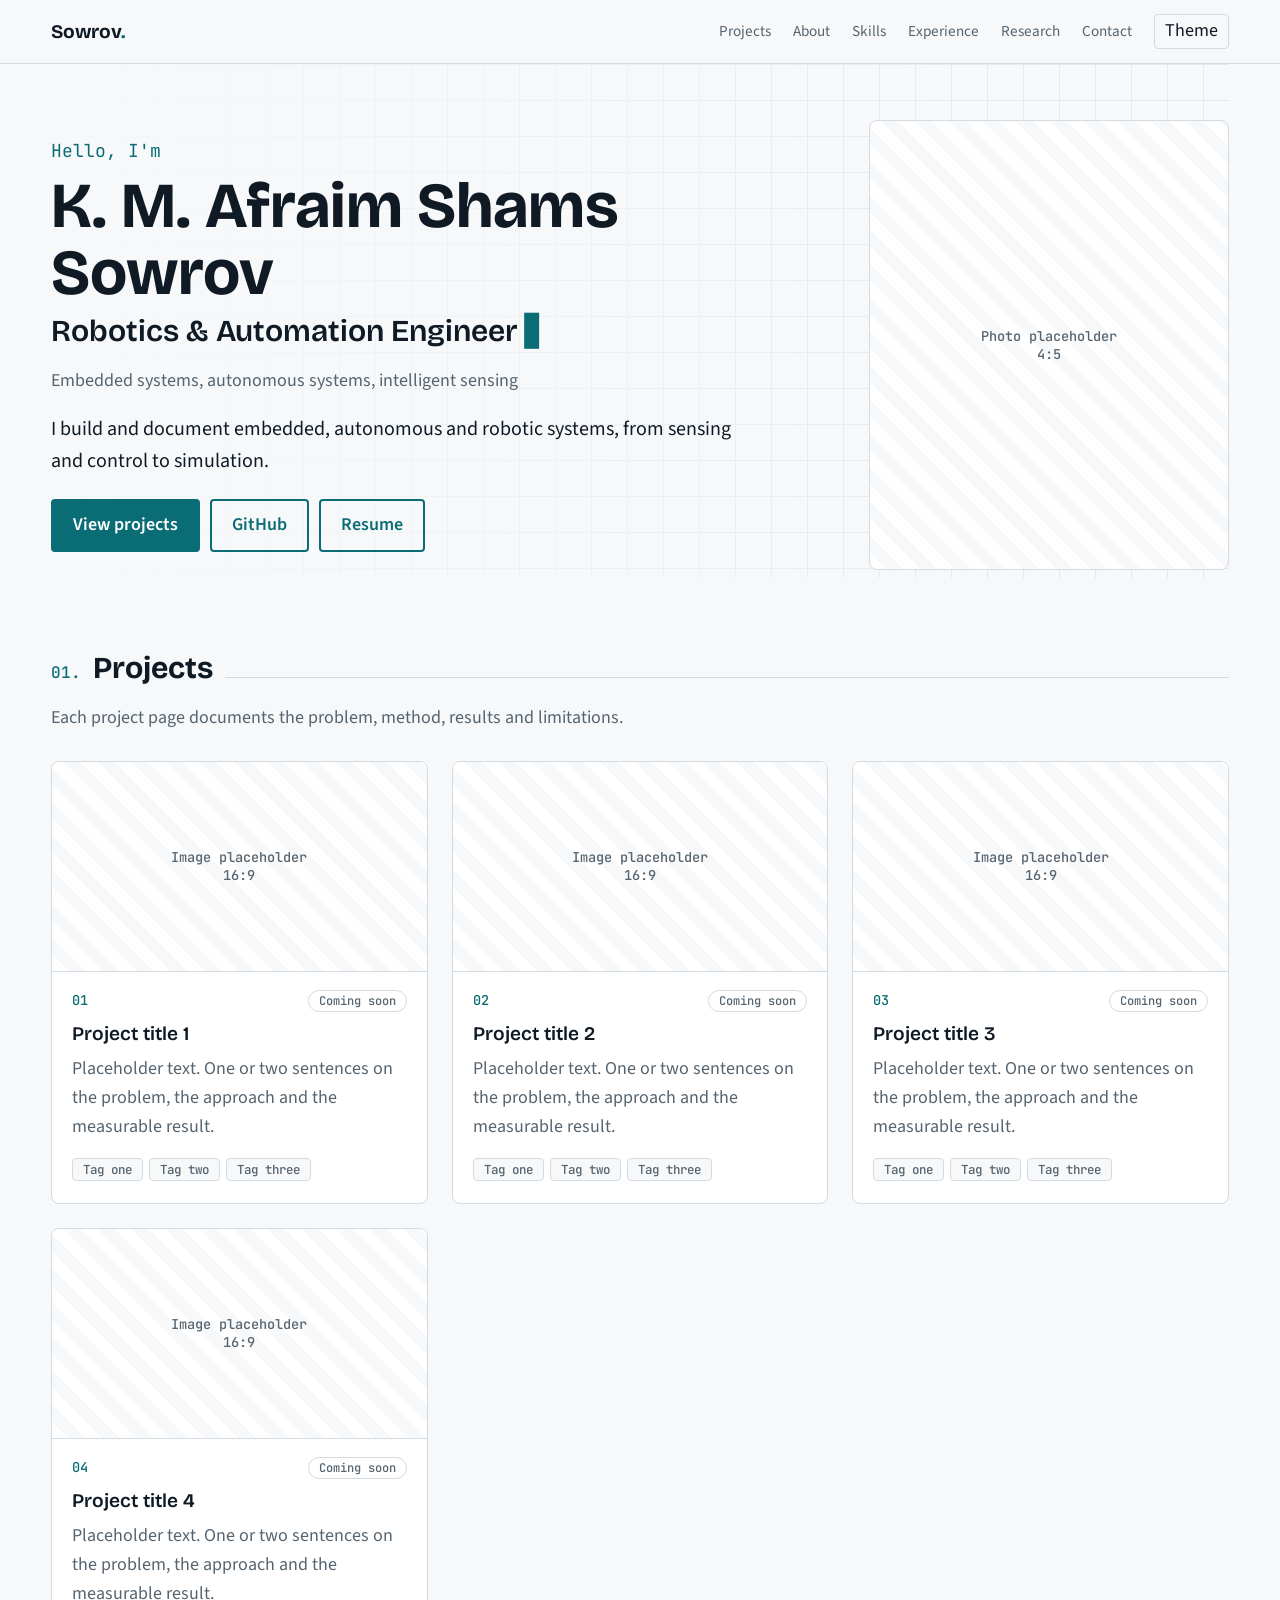
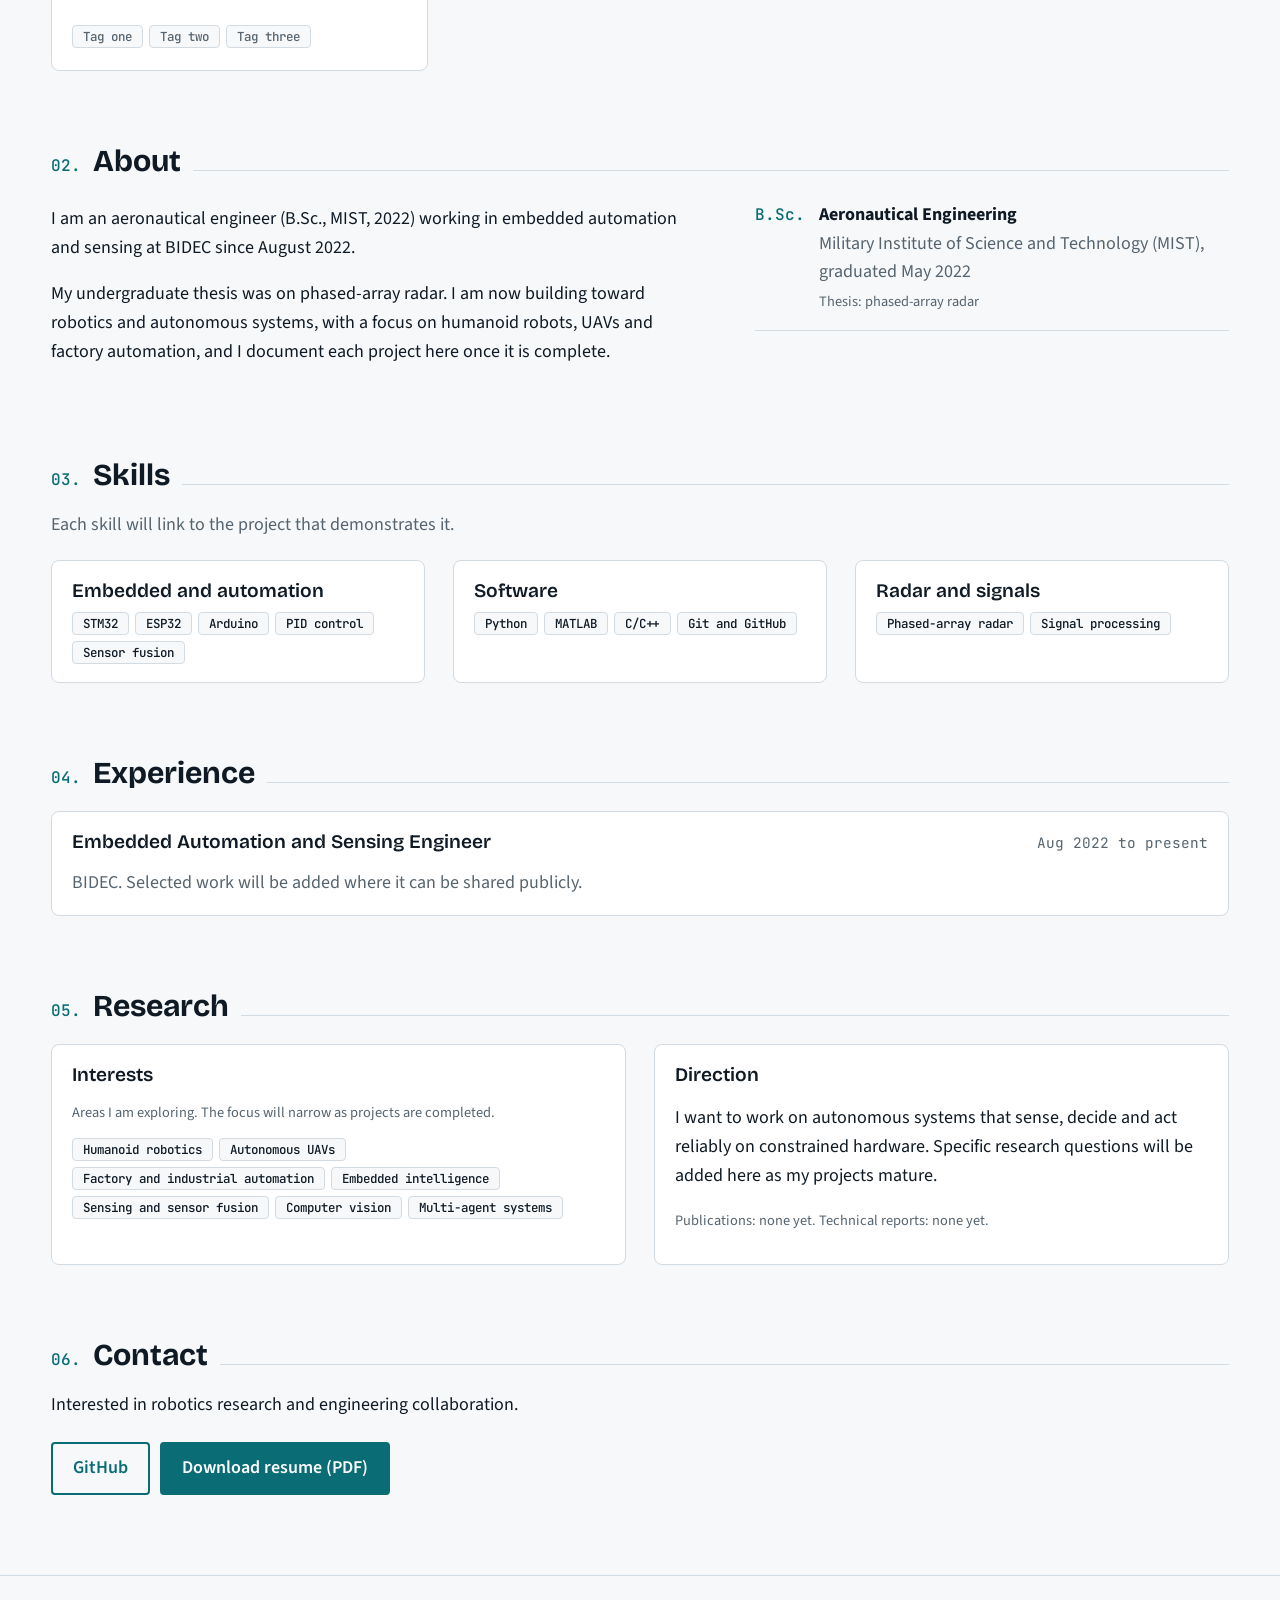
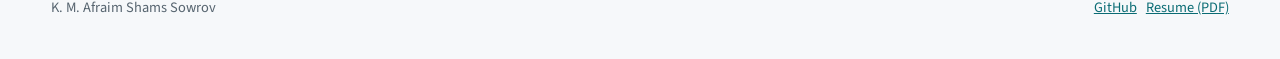
<file: index.html>
<!doctype html>
<html lang="en">
<head>
<meta charset="utf-8">
<meta name="viewport" content="width=device-width, initial-scale=1">
<title>K. M. Afraim Shams Sowrov | Robotics &amp; Automation Engineer</title>
<meta name="description" content="K. M. Afraim Shams Sowrov: robotics and automation engineer. Embedded, autonomous and robotic systems.">
<link rel="preconnect" href="https://fonts.googleapis.com"><link rel="preconnect" href="https://fonts.gstatic.com" crossorigin>
<link rel="stylesheet" href="https://fonts.googleapis.com/css2?family=Bricolage+Grotesque:wght@600;700&family=JetBrains+Mono:wght@500&family=Source+Sans+3:wght@400;600&display=swap">
<link rel="stylesheet" href="assets/style.css">
<script src="assets/theme.js"></script>
</head>
<body>
<header class="top"><div class="wrap"><a class="brand" href="index.html#top">Sowrov<span>.</span></a><nav aria-label="Main"><a href="#projects">Projects</a><a href="#about">About</a><a href="#skills">Skills</a><a href="#experience">Experience</a><a href="#research">Research</a><a href="#contact">Contact</a><button class="theme" type="button" data-toggle-theme aria-pressed="false" aria-label="Toggle dark mode">Theme</button></nav></div></header>
<div class="wrap" id="top">
<div class="hero"><div>
<p class="mono eyebrow">Hello, I'm</p>
<h1>K. M. Afraim Shams Sowrov</h1>
<p class="role">Robotics &amp; Automation Engineer<span class="cursor" aria-hidden="true">&#9611;</span></p>
<p class="muted">Embedded systems, autonomous systems, intelligent sensing</p>
<p class="lead">I build and document embedded, autonomous and robotic systems, from sensing and control to simulation.</p>
<p class="links"><a class="btn" href="#projects">View projects</a><a class="btn ghost" href="https://github.com/AfraimSowrov">GitHub</a><a class="btn ghost" href="assets/cv.pdf">Resume</a></p>
</div>
<!-- Replace with: <img class="portrait" src="assets/photo.jpg" alt="Portrait of K. M. Afraim Shams Sowrov"> -->
<div class="ph portrait" role="img" aria-label="Portrait placeholder">Photo placeholder<br>4:5</div></div>

<section id="projects"><h2><span class="num">01.</span> Projects</h2>
<p class="muted">Each project page documents the problem, method, results and limitations.</p>
<div class="grid">
<a class="card" href="project-1.html">
<!-- Replace the placeholder block with: <img src="assets/projects/project-1.jpg" alt="Describe the image"> -->
<div class="ph">Image placeholder<br>16:9</div>
<div class="card-body"><div class="card-top"><span class="card-num">01</span><span class="badge">Coming soon</span></div>
<h3>Project title 1</h3>
<p>Placeholder text. One or two sentences on the problem, the approach and the measurable result.</p>
<p class="tags"><span>Tag one</span><span>Tag two</span><span>Tag three</span></p></div></a>
<a class="card" href="project-2.html">
<!-- Replace the placeholder block with: <img src="assets/projects/project-2.jpg" alt="Describe the image"> -->
<div class="ph">Image placeholder<br>16:9</div>
<div class="card-body"><div class="card-top"><span class="card-num">02</span><span class="badge">Coming soon</span></div>
<h3>Project title 2</h3>
<p>Placeholder text. One or two sentences on the problem, the approach and the measurable result.</p>
<p class="tags"><span>Tag one</span><span>Tag two</span><span>Tag three</span></p></div></a>
<a class="card" href="project-3.html">
<!-- Replace the placeholder block with: <img src="assets/projects/project-3.jpg" alt="Describe the image"> -->
<div class="ph">Image placeholder<br>16:9</div>
<div class="card-body"><div class="card-top"><span class="card-num">03</span><span class="badge">Coming soon</span></div>
<h3>Project title 3</h3>
<p>Placeholder text. One or two sentences on the problem, the approach and the measurable result.</p>
<p class="tags"><span>Tag one</span><span>Tag two</span><span>Tag three</span></p></div></a>
<a class="card" href="project-4.html">
<!-- Replace the placeholder block with: <img src="assets/projects/project-4.jpg" alt="Describe the image"> -->
<div class="ph">Image placeholder<br>16:9</div>
<div class="card-body"><div class="card-top"><span class="card-num">04</span><span class="badge">Coming soon</span></div>
<h3>Project title 4</h3>
<p>Placeholder text. One or two sentences on the problem, the approach and the measurable result.</p>
<p class="tags"><span>Tag one</span><span>Tag two</span><span>Tag three</span></p></div></a>
</div></section>

<section id="about"><h2><span class="num">02.</span> About</h2>
<div class="cols"><div>
<p>I am an aeronautical engineer (B.Sc., MIST, 2022) working in embedded automation and sensing at BIDEC since August 2022.</p>
<p>My undergraduate thesis was on phased-array radar. I am now building toward robotics and autonomous systems, with a focus on humanoid robots, UAVs and factory automation, and I document each project here once it is complete.</p></div>
<div><div class="edu"><span class="num">B.Sc.</span><div><strong>Aeronautical Engineering</strong><br><span class="muted">Military Institute of Science and Technology (MIST), graduated May 2022</span><br><span class="muted small">Thesis: phased-array radar</span></div></div></div></div></section>

<section id="skills"><h2><span class="num">03.</span> Skills</h2>
<p class="muted">Each skill will link to the project that demonstrates it.</p>
<div class="cols three">
<div class="tile"><h3>Embedded and automation</h3><p class="tags"><span>STM32</span><span>ESP32</span><span>Arduino</span><span>PID control</span><span>Sensor fusion</span></p></div>
<div class="tile"><h3>Software</h3><p class="tags"><span>Python</span><span>MATLAB</span><span>C/C++</span><span>Git and GitHub</span></p></div>
<div class="tile"><h3>Radar and signals</h3><p class="tags"><span>Phased-array radar</span><span>Signal processing</span></p></div>
</div></section>

<section id="experience"><h2><span class="num">04.</span> Experience</h2>
<div class="tile" style="margin-top:20px"><div class="row-head"><h3>Embedded Automation and Sensing Engineer</h3><span class="muted small mono">Aug 2022 to present</span></div>
<p class="muted" style="margin:6px 0 0">BIDEC. Selected work will be added where it can be shared publicly.</p></div></section>

<section id="research"><h2><span class="num">05.</span> Research</h2>
<div class="cols two">
<div class="tile"><h3>Interests</h3><p class="muted small">Areas I am exploring. The focus will narrow as projects are completed.</p><p class="tags"><span>Humanoid robotics</span><span>Autonomous UAVs</span><span>Factory and industrial automation</span><span>Embedded intelligence</span><span>Sensing and sensor fusion</span><span>Computer vision</span><span>Multi-agent systems</span></p></div>
<div class="tile"><h3>Direction</h3><p>I want to work on autonomous systems that sense, decide and act reliably on constrained hardware. Specific research questions will be added here as my projects mature.</p>
<p class="muted small">Publications: none yet. Technical reports: none yet.</p></div></div></section>

<section id="contact"><h2><span class="num">06.</span> Contact</h2>
<p>Interested in robotics research and engineering collaboration.</p>
<!-- Add: <a class="btn ghost" href="https://www.linkedin.com/in/YOUR-PROFILE">LinkedIn</a> and <a class="btn ghost" href="mailto:YOUR-EMAIL">Email</a> -->
<p class="links"><a class="btn ghost" href="https://github.com/AfraimSowrov">GitHub</a><a class="btn" href="assets/cv.pdf">Download resume (PDF)</a></p></section>
</div>
<footer><div class="wrap"><span>K. M. Afraim Shams Sowrov</span><span><a href="https://github.com/AfraimSowrov">GitHub</a> &nbsp; <a href="assets/cv.pdf">Resume (PDF)</a></span></div></footer>
</body>
</html>
</file>
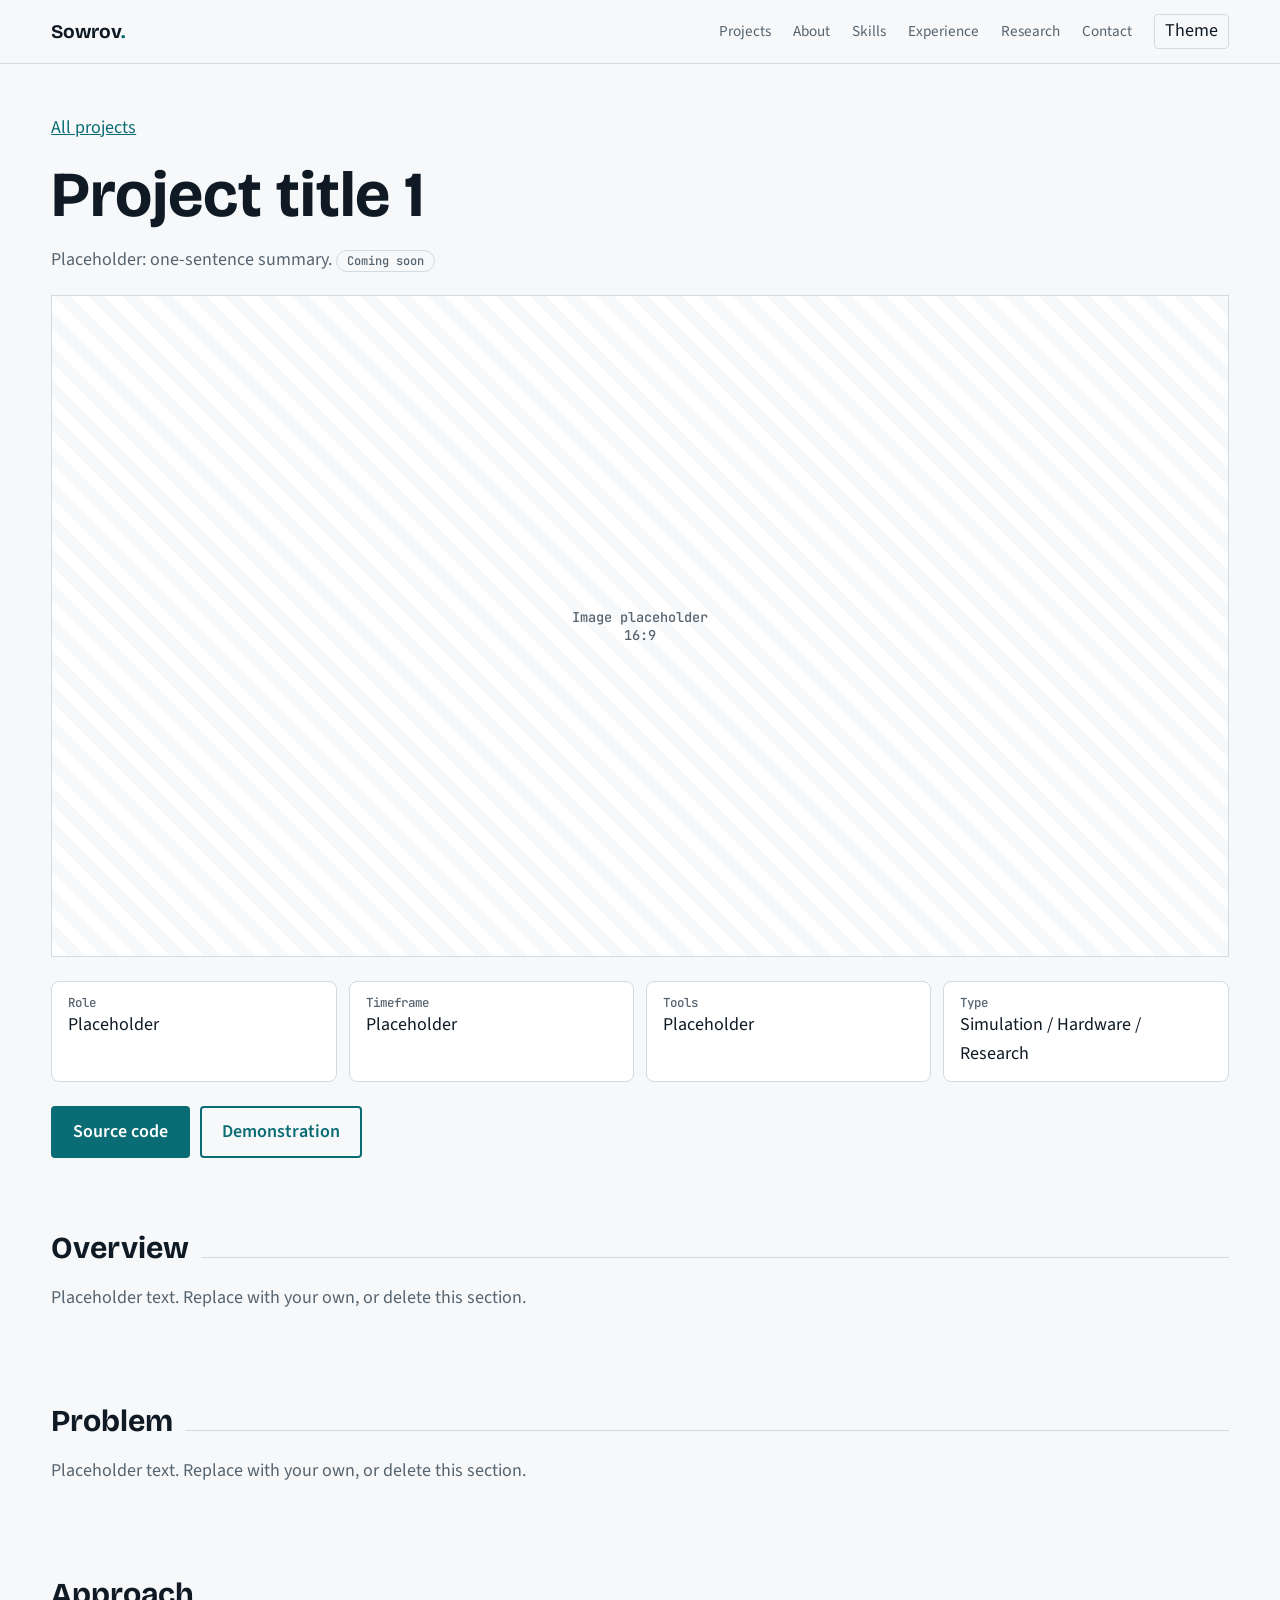
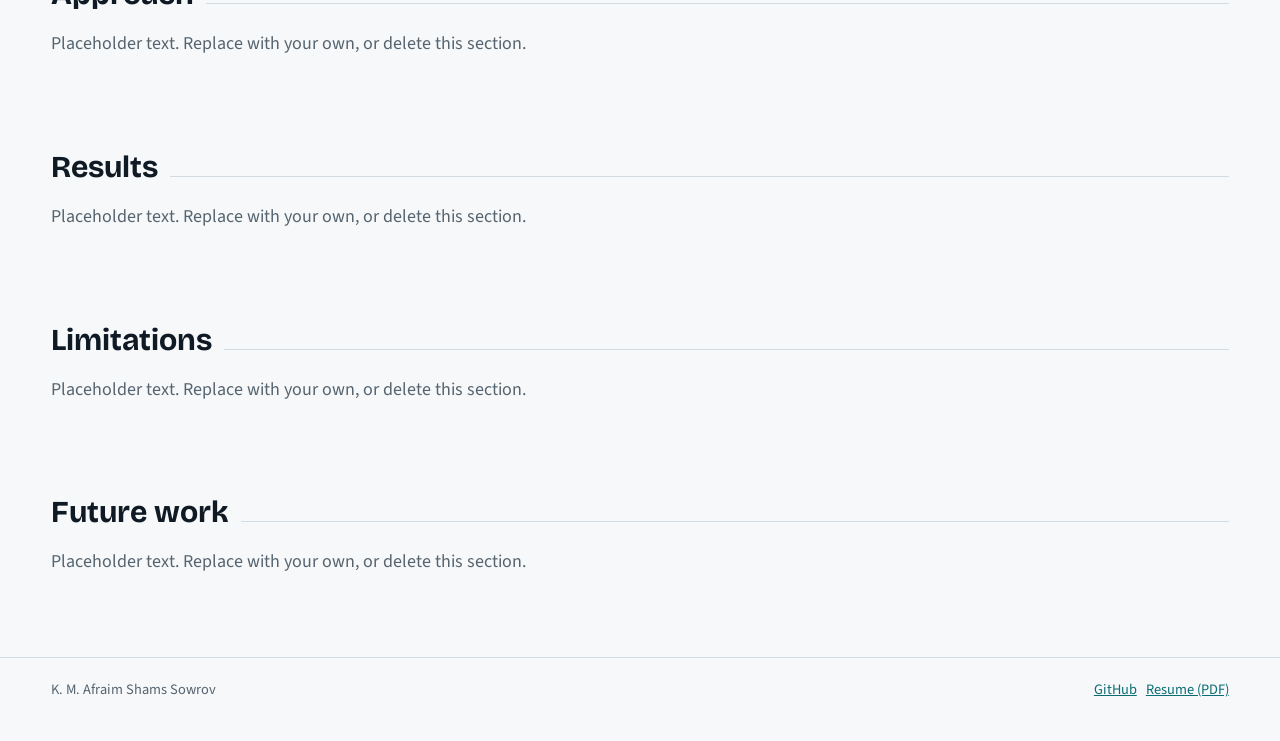
<file: project-1.html>
<!doctype html>
<html lang="en">
<head>
<meta charset="utf-8">
<meta name="viewport" content="width=device-width, initial-scale=1">
<title>Project title 1 | K. M. Afraim Shams Sowrov</title>
<meta name="description" content="K. M. Afraim Shams Sowrov: robotics and automation engineer. Embedded, autonomous and robotic systems.">
<link rel="preconnect" href="https://fonts.googleapis.com"><link rel="preconnect" href="https://fonts.gstatic.com" crossorigin>
<link rel="stylesheet" href="https://fonts.googleapis.com/css2?family=Bricolage+Grotesque:wght@600;700&family=JetBrains+Mono:wght@500&family=Source+Sans+3:wght@400;600&display=swap">
<link rel="stylesheet" href="assets/style.css">
<script src="assets/theme.js"></script>
</head>
<body>
<header class="top"><div class="wrap"><a class="brand" href="index.html#top">Sowrov<span>.</span></a><nav aria-label="Main"><a href="index.html#projects">Projects</a><a href="index.html#about">About</a><a href="index.html#skills">Skills</a><a href="index.html#experience">Experience</a><a href="index.html#research">Research</a><a href="index.html#contact">Contact</a><button class="theme" type="button" data-toggle-theme aria-pressed="false" aria-label="Toggle dark mode">Theme</button></nav></div></header>
<div class="wrap" id="top">
<p style="padding-top:32px"><a href="index.html#projects">All projects</a></p>
<h1>Project title 1</h1>
<p class="muted">Placeholder: one-sentence summary. <span class="badge">Coming soon</span></p>
<div class="ph big">Image placeholder<br>16:9</div>
<div class="meta"><div><b>Role</b>Placeholder</div><div><b>Timeframe</b>Placeholder</div><div><b>Tools</b>Placeholder</div><div><b>Type</b>Simulation / Hardware / Research</div></div>
<p class="links"><a class="btn" href="https://github.com/AfraimSowrov">Source code</a><a class="btn ghost" href="#">Demonstration</a></p>
<section><h2>Overview</h2><p class="muted">Placeholder text. Replace with your own, or delete this section.</p></section>
<section><h2>Problem</h2><p class="muted">Placeholder text. Replace with your own, or delete this section.</p></section>
<section><h2>Approach</h2><p class="muted">Placeholder text. Replace with your own, or delete this section.</p></section>
<section><h2>Results</h2><p class="muted">Placeholder text. Replace with your own, or delete this section.</p></section>
<section><h2>Limitations</h2><p class="muted">Placeholder text. Replace with your own, or delete this section.</p></section>
<section><h2>Future work</h2><p class="muted">Placeholder text. Replace with your own, or delete this section.</p></section>

</div>
<footer><div class="wrap"><span>K. M. Afraim Shams Sowrov</span><span><a href="https://github.com/AfraimSowrov">GitHub</a> &nbsp; <a href="assets/cv.pdf">Resume (PDF)</a></span></div></footer>
</body>
</html>
</file>
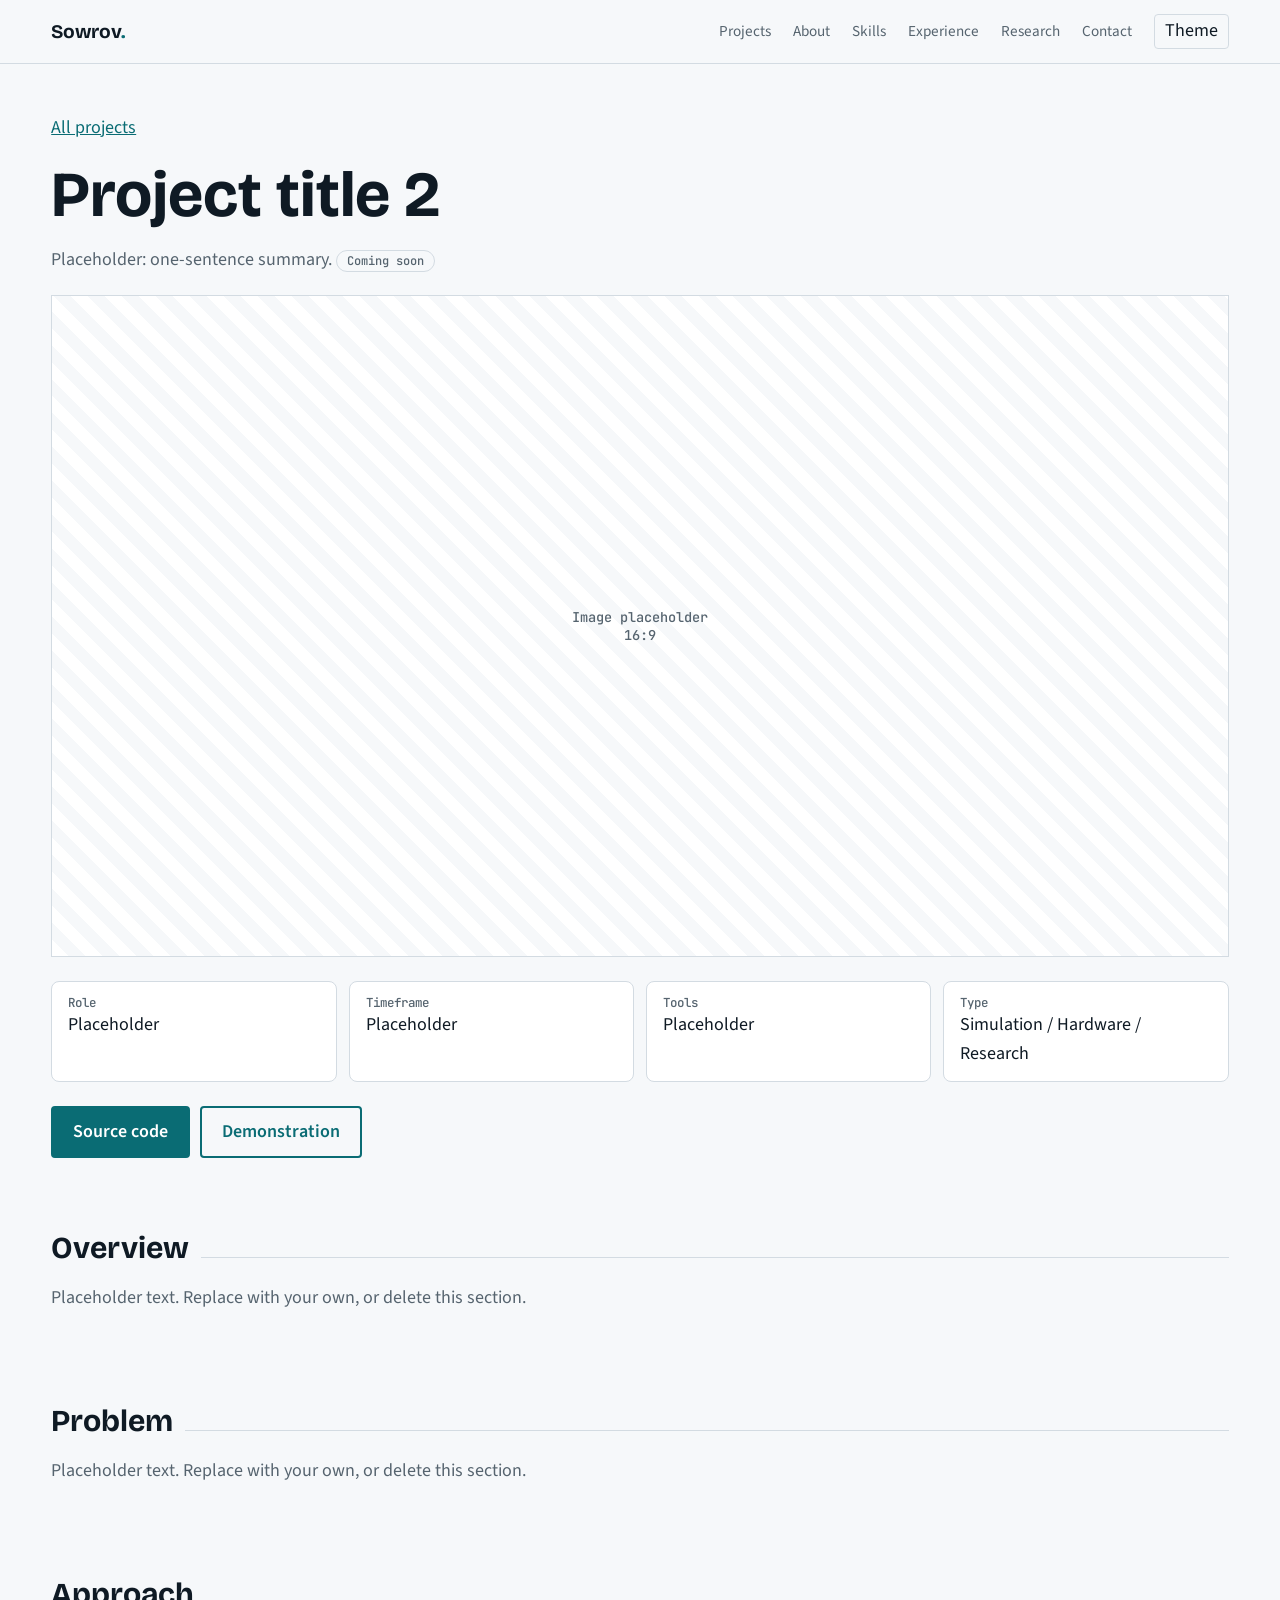
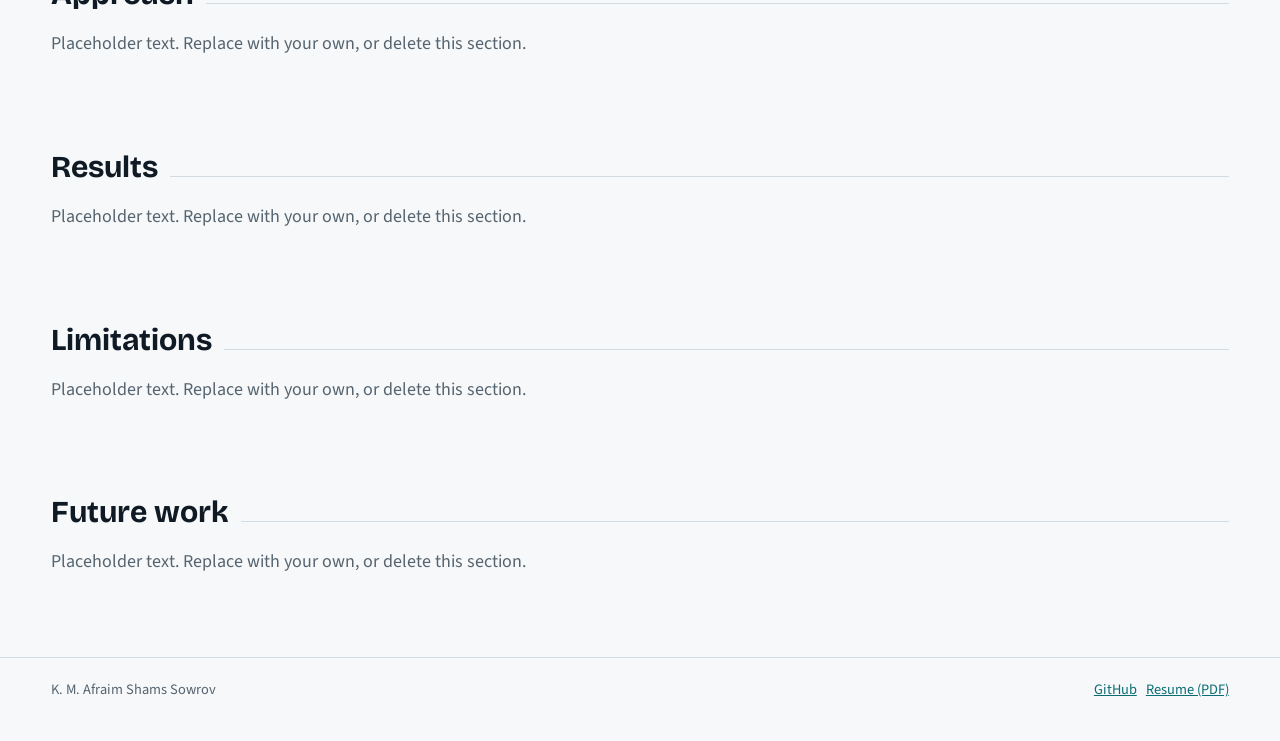
<file: project-2.html>
<!doctype html>
<html lang="en">
<head>
<meta charset="utf-8">
<meta name="viewport" content="width=device-width, initial-scale=1">
<title>Project title 2 | K. M. Afraim Shams Sowrov</title>
<meta name="description" content="K. M. Afraim Shams Sowrov: robotics and automation engineer. Embedded, autonomous and robotic systems.">
<link rel="preconnect" href="https://fonts.googleapis.com"><link rel="preconnect" href="https://fonts.gstatic.com" crossorigin>
<link rel="stylesheet" href="https://fonts.googleapis.com/css2?family=Bricolage+Grotesque:wght@600;700&family=JetBrains+Mono:wght@500&family=Source+Sans+3:wght@400;600&display=swap">
<link rel="stylesheet" href="assets/style.css">
<script src="assets/theme.js"></script>
</head>
<body>
<header class="top"><div class="wrap"><a class="brand" href="index.html#top">Sowrov<span>.</span></a><nav aria-label="Main"><a href="index.html#projects">Projects</a><a href="index.html#about">About</a><a href="index.html#skills">Skills</a><a href="index.html#experience">Experience</a><a href="index.html#research">Research</a><a href="index.html#contact">Contact</a><button class="theme" type="button" data-toggle-theme aria-pressed="false" aria-label="Toggle dark mode">Theme</button></nav></div></header>
<div class="wrap" id="top">
<p style="padding-top:32px"><a href="index.html#projects">All projects</a></p>
<h1>Project title 2</h1>
<p class="muted">Placeholder: one-sentence summary. <span class="badge">Coming soon</span></p>
<div class="ph big">Image placeholder<br>16:9</div>
<div class="meta"><div><b>Role</b>Placeholder</div><div><b>Timeframe</b>Placeholder</div><div><b>Tools</b>Placeholder</div><div><b>Type</b>Simulation / Hardware / Research</div></div>
<p class="links"><a class="btn" href="https://github.com/AfraimSowrov">Source code</a><a class="btn ghost" href="#">Demonstration</a></p>
<section><h2>Overview</h2><p class="muted">Placeholder text. Replace with your own, or delete this section.</p></section>
<section><h2>Problem</h2><p class="muted">Placeholder text. Replace with your own, or delete this section.</p></section>
<section><h2>Approach</h2><p class="muted">Placeholder text. Replace with your own, or delete this section.</p></section>
<section><h2>Results</h2><p class="muted">Placeholder text. Replace with your own, or delete this section.</p></section>
<section><h2>Limitations</h2><p class="muted">Placeholder text. Replace with your own, or delete this section.</p></section>
<section><h2>Future work</h2><p class="muted">Placeholder text. Replace with your own, or delete this section.</p></section>

</div>
<footer><div class="wrap"><span>K. M. Afraim Shams Sowrov</span><span><a href="https://github.com/AfraimSowrov">GitHub</a> &nbsp; <a href="assets/cv.pdf">Resume (PDF)</a></span></div></footer>
</body>
</html>
</file>
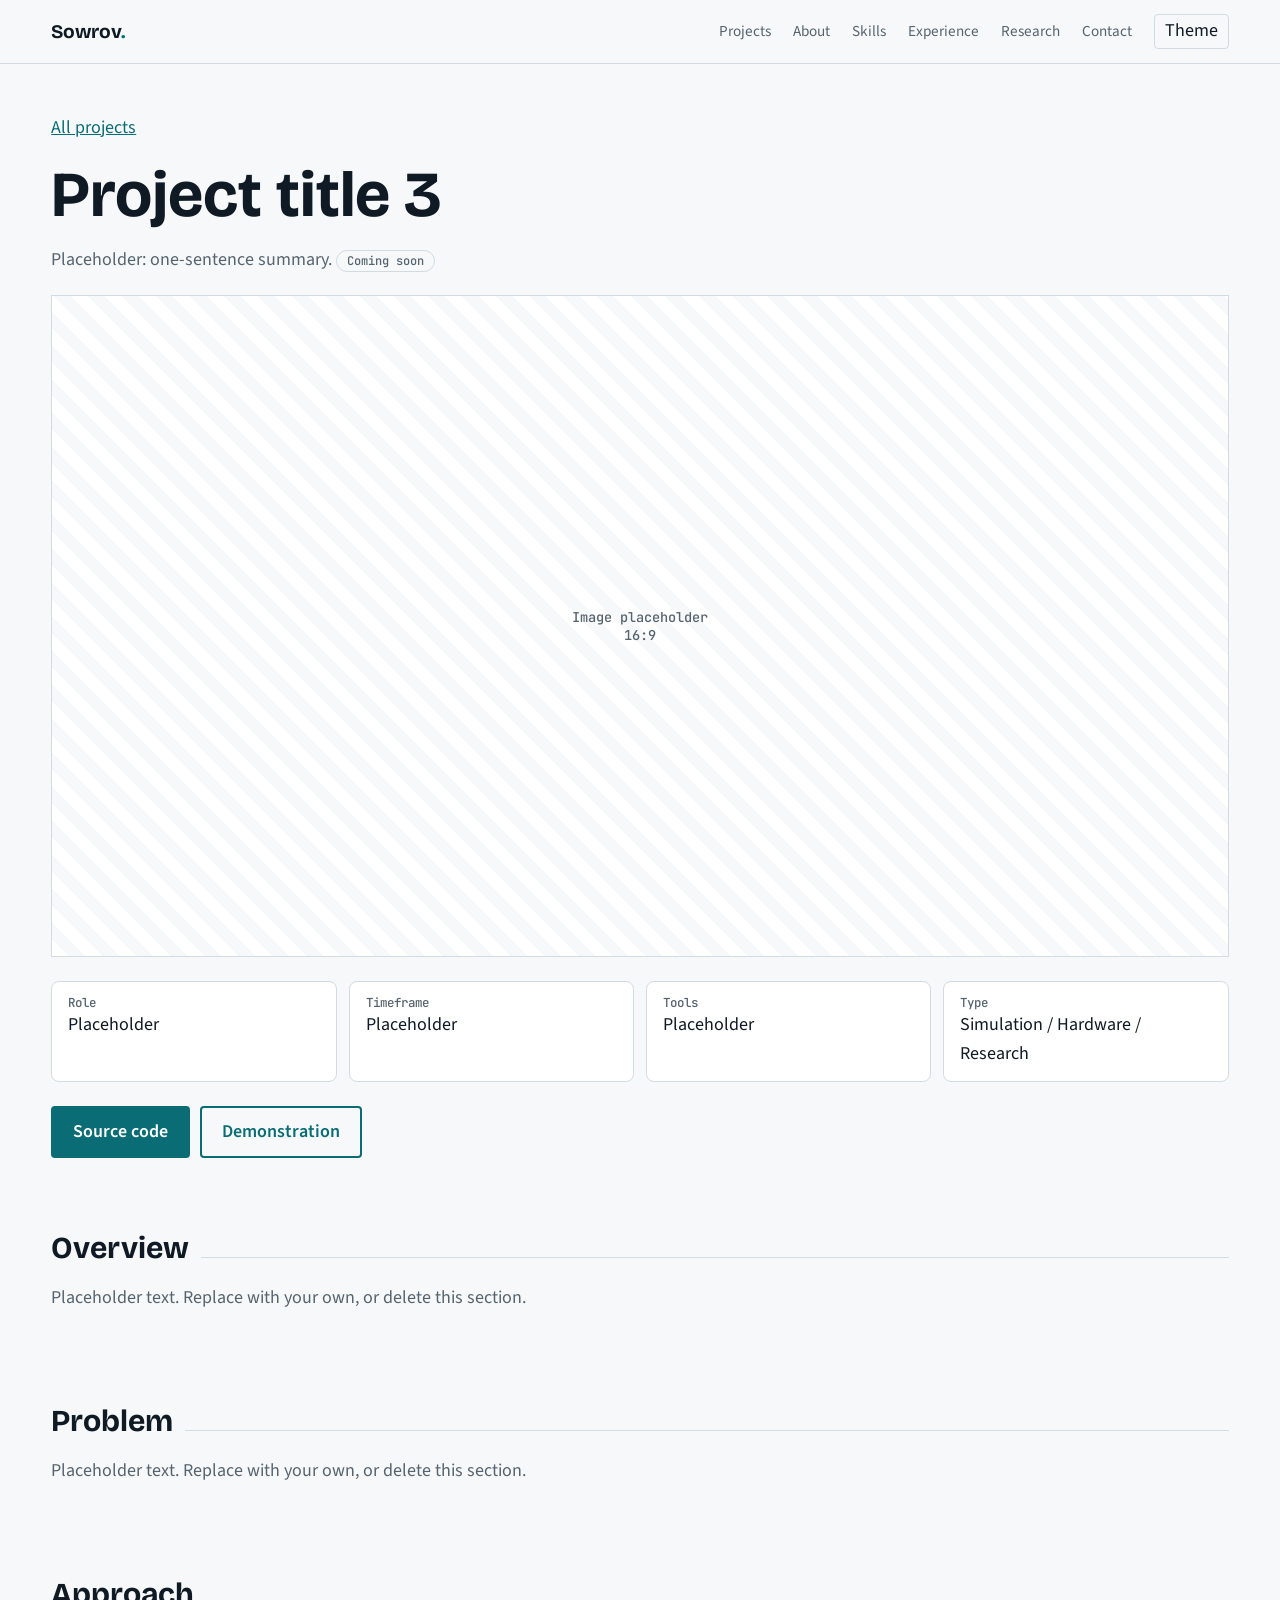
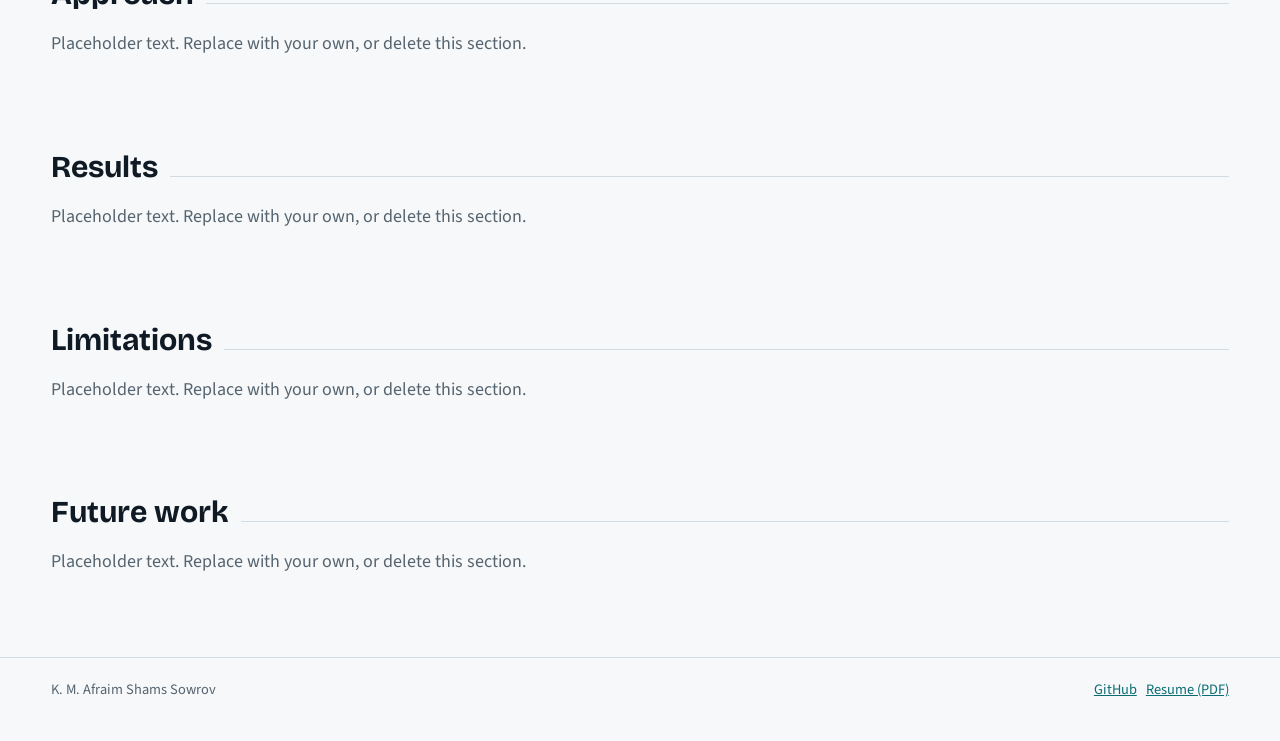
<file: project-3.html>
<!doctype html>
<html lang="en">
<head>
<meta charset="utf-8">
<meta name="viewport" content="width=device-width, initial-scale=1">
<title>Project title 3 | K. M. Afraim Shams Sowrov</title>
<meta name="description" content="K. M. Afraim Shams Sowrov: robotics and automation engineer. Embedded, autonomous and robotic systems.">
<link rel="preconnect" href="https://fonts.googleapis.com"><link rel="preconnect" href="https://fonts.gstatic.com" crossorigin>
<link rel="stylesheet" href="https://fonts.googleapis.com/css2?family=Bricolage+Grotesque:wght@600;700&family=JetBrains+Mono:wght@500&family=Source+Sans+3:wght@400;600&display=swap">
<link rel="stylesheet" href="assets/style.css">
<script src="assets/theme.js"></script>
</head>
<body>
<header class="top"><div class="wrap"><a class="brand" href="index.html#top">Sowrov<span>.</span></a><nav aria-label="Main"><a href="index.html#projects">Projects</a><a href="index.html#about">About</a><a href="index.html#skills">Skills</a><a href="index.html#experience">Experience</a><a href="index.html#research">Research</a><a href="index.html#contact">Contact</a><button class="theme" type="button" data-toggle-theme aria-pressed="false" aria-label="Toggle dark mode">Theme</button></nav></div></header>
<div class="wrap" id="top">
<p style="padding-top:32px"><a href="index.html#projects">All projects</a></p>
<h1>Project title 3</h1>
<p class="muted">Placeholder: one-sentence summary. <span class="badge">Coming soon</span></p>
<div class="ph big">Image placeholder<br>16:9</div>
<div class="meta"><div><b>Role</b>Placeholder</div><div><b>Timeframe</b>Placeholder</div><div><b>Tools</b>Placeholder</div><div><b>Type</b>Simulation / Hardware / Research</div></div>
<p class="links"><a class="btn" href="https://github.com/AfraimSowrov">Source code</a><a class="btn ghost" href="#">Demonstration</a></p>
<section><h2>Overview</h2><p class="muted">Placeholder text. Replace with your own, or delete this section.</p></section>
<section><h2>Problem</h2><p class="muted">Placeholder text. Replace with your own, or delete this section.</p></section>
<section><h2>Approach</h2><p class="muted">Placeholder text. Replace with your own, or delete this section.</p></section>
<section><h2>Results</h2><p class="muted">Placeholder text. Replace with your own, or delete this section.</p></section>
<section><h2>Limitations</h2><p class="muted">Placeholder text. Replace with your own, or delete this section.</p></section>
<section><h2>Future work</h2><p class="muted">Placeholder text. Replace with your own, or delete this section.</p></section>

</div>
<footer><div class="wrap"><span>K. M. Afraim Shams Sowrov</span><span><a href="https://github.com/AfraimSowrov">GitHub</a> &nbsp; <a href="assets/cv.pdf">Resume (PDF)</a></span></div></footer>
</body>
</html>
</file>
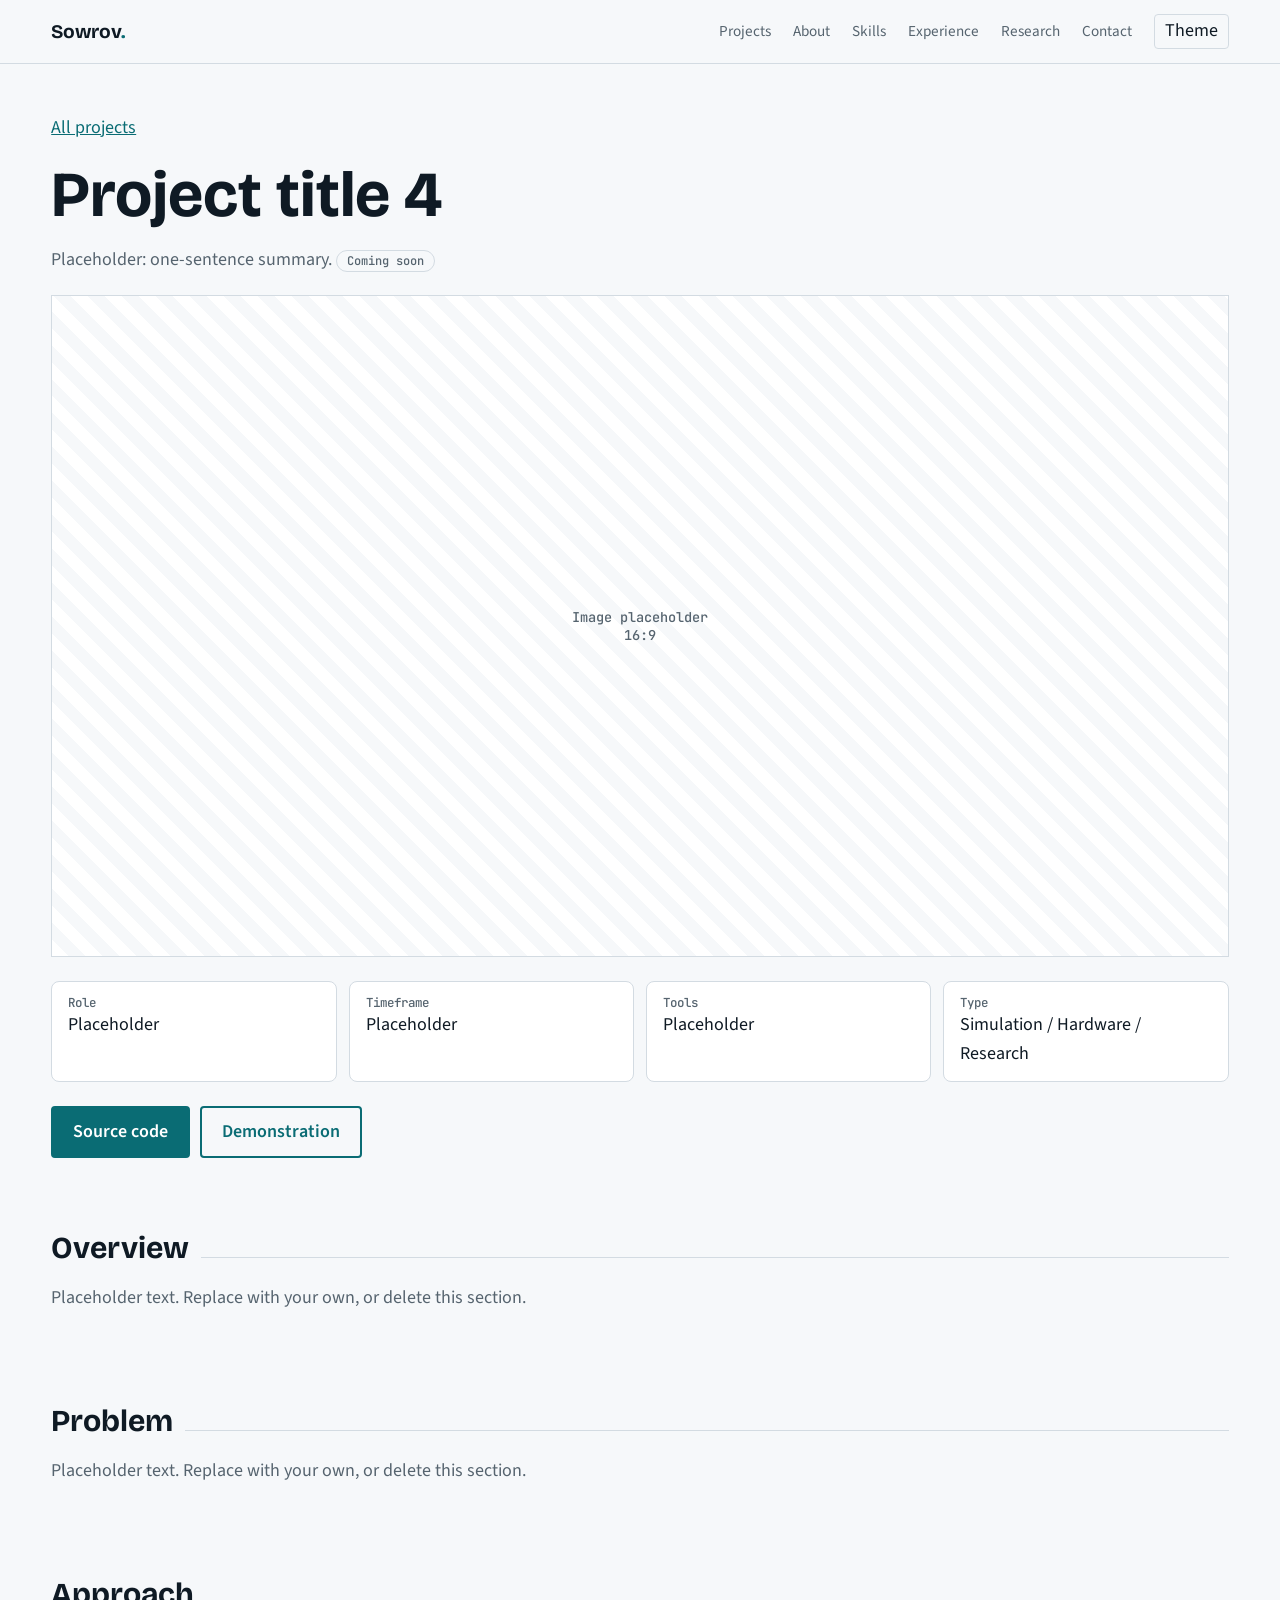
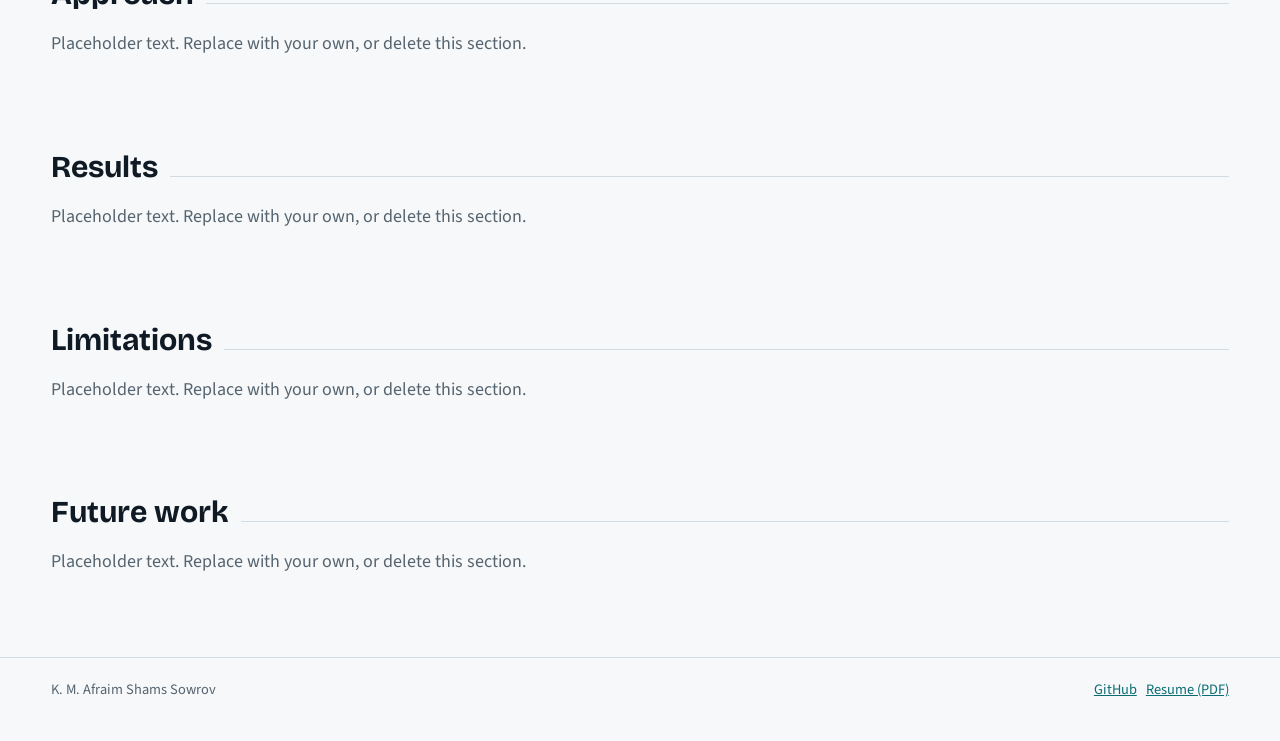
<file: project-4.html>
<!doctype html>
<html lang="en">
<head>
<meta charset="utf-8">
<meta name="viewport" content="width=device-width, initial-scale=1">
<title>Project title 4 | K. M. Afraim Shams Sowrov</title>
<meta name="description" content="K. M. Afraim Shams Sowrov: robotics and automation engineer. Embedded, autonomous and robotic systems.">
<link rel="preconnect" href="https://fonts.googleapis.com"><link rel="preconnect" href="https://fonts.gstatic.com" crossorigin>
<link rel="stylesheet" href="https://fonts.googleapis.com/css2?family=Bricolage+Grotesque:wght@600;700&family=JetBrains+Mono:wght@500&family=Source+Sans+3:wght@400;600&display=swap">
<link rel="stylesheet" href="assets/style.css">
<script src="assets/theme.js"></script>
</head>
<body>
<header class="top"><div class="wrap"><a class="brand" href="index.html#top">Sowrov<span>.</span></a><nav aria-label="Main"><a href="index.html#projects">Projects</a><a href="index.html#about">About</a><a href="index.html#skills">Skills</a><a href="index.html#experience">Experience</a><a href="index.html#research">Research</a><a href="index.html#contact">Contact</a><button class="theme" type="button" data-toggle-theme aria-pressed="false" aria-label="Toggle dark mode">Theme</button></nav></div></header>
<div class="wrap" id="top">
<p style="padding-top:32px"><a href="index.html#projects">All projects</a></p>
<h1>Project title 4</h1>
<p class="muted">Placeholder: one-sentence summary. <span class="badge">Coming soon</span></p>
<div class="ph big">Image placeholder<br>16:9</div>
<div class="meta"><div><b>Role</b>Placeholder</div><div><b>Timeframe</b>Placeholder</div><div><b>Tools</b>Placeholder</div><div><b>Type</b>Simulation / Hardware / Research</div></div>
<p class="links"><a class="btn" href="https://github.com/AfraimSowrov">Source code</a><a class="btn ghost" href="#">Demonstration</a></p>
<section><h2>Overview</h2><p class="muted">Placeholder text. Replace with your own, or delete this section.</p></section>
<section><h2>Problem</h2><p class="muted">Placeholder text. Replace with your own, or delete this section.</p></section>
<section><h2>Approach</h2><p class="muted">Placeholder text. Replace with your own, or delete this section.</p></section>
<section><h2>Results</h2><p class="muted">Placeholder text. Replace with your own, or delete this section.</p></section>
<section><h2>Limitations</h2><p class="muted">Placeholder text. Replace with your own, or delete this section.</p></section>
<section><h2>Future work</h2><p class="muted">Placeholder text. Replace with your own, or delete this section.</p></section>

</div>
<footer><div class="wrap"><span>K. M. Afraim Shams Sowrov</span><span><a href="https://github.com/AfraimSowrov">GitHub</a> &nbsp; <a href="assets/cv.pdf">Resume (PDF)</a></span></div></footer>
</body>
</html>
</file>
<file: assets/style.css>
:root{--bg:#F6F8FA;--surface:#fff;--ink:#0F1A24;--muted:#56646F;--line:#D3DBE2;--accent:#0A6C74;--on-accent:#fff;
--fh:"Bricolage Grotesque","Segoe UI",system-ui,sans-serif;--fb:"Source Sans 3","Segoe UI",system-ui,sans-serif;--fm:"JetBrains Mono",ui-monospace,Consolas,monospace;color-scheme:light}
:root[data-theme=dark]{--bg:#0E151B;--surface:#151F27;--ink:#E7EDF2;--muted:#93A2AE;--line:#27343E;--accent:#5CC4CC;--on-accent:#06222A;color-scheme:dark}
*{box-sizing:border-box}html{scroll-behavior:smooth;background:var(--bg)}
body{margin:0;background:var(--bg);color:var(--ink);font:18px/1.6 var(--fb)}
a{color:var(--accent)}a:focus-visible,button:focus-visible{outline:3px solid var(--accent);outline-offset:3px}
.wrap{max-width:1440px;margin:0 auto;padding:0 clamp(20px,4vw,64px)}
.top{position:sticky;top:0;z-index:10;background:color-mix(in srgb,var(--bg) 92%,transparent);backdrop-filter:blur(8px);border-bottom:1px solid var(--line)}
.top .wrap{display:flex;flex-wrap:wrap;gap:6px 28px;justify-content:space-between;align-items:center;padding-top:14px;padding-bottom:14px}
.brand{font:700 1.2rem var(--fh);color:var(--ink);text-decoration:none}.brand span{color:var(--accent)}
nav{display:flex;flex-wrap:wrap;gap:4px 22px;align-items:center}
nav a{color:var(--muted);text-decoration:none;font-size:.95rem}nav a:hover{color:var(--ink)}
.theme{background:none;border:1px solid var(--line);color:var(--ink);border-radius:4px;padding:2px 10px;cursor:pointer;font:inherit}
h1{font:700 clamp(2.2rem,5.5vw,4rem)/1.05 var(--fh);margin:6px 0}
h2{font:700 1.9rem var(--fh);margin:0 0 8px;display:flex;align-items:baseline;gap:12px}
h2:after{content:"";flex:1;border-top:1px solid var(--line)}
h3{font:600 1.2rem var(--fh);margin:0}
.num{font:500 1rem var(--fm);color:var(--accent)}
.mono{font-family:var(--fm)}.muted{color:var(--muted)}.small{font-size:.9rem}
section{padding:72px 0 0;scroll-margin-top:64px}
p{max-width:70ch}
.hero{display:grid;gap:32px;align-items:center;padding:56px 0 8px;position:relative;isolation:isolate}
.hero:before{content:"";position:absolute;inset:0;background-image:linear-gradient(var(--line) 1px,transparent 1px),linear-gradient(90deg,var(--line) 1px,transparent 1px);background-size:36px 36px;opacity:.5;-webkit-mask-image:linear-gradient(90deg,transparent,#000 85%);mask-image:linear-gradient(90deg,transparent,#000 85%);z-index:-1}
@media(min-width:900px){.hero{grid-template-columns:1.5fr 1fr}}
.eyebrow{color:var(--accent);margin:0}
.role{font:600 clamp(1.3rem,2.6vw,1.9rem) var(--fh);margin:0}
.cursor{color:var(--accent);margin-left:6px;animation:blink 1.1s steps(1) infinite}
@keyframes blink{50%{opacity:0}}
.lead{font-size:1.25rem;margin:18px 0}
.links{display:flex;flex-wrap:wrap;gap:10px;margin:22px 0 0}
.btn{display:inline-block;padding:10px 20px;border:2px solid var(--accent);background:var(--accent);color:var(--on-accent);font-weight:600;text-decoration:none;border-radius:4px}
.btn.ghost{background:transparent;color:var(--accent)}.btn:hover{filter:brightness(1.1)}
.ph{aspect-ratio:16/9;display:grid;place-items:center;text-align:center;border:1px solid var(--line);color:var(--muted);font:500 .85rem var(--fm);background:repeating-linear-gradient(45deg,var(--surface),var(--surface) 12px,var(--bg) 12px,var(--bg) 24px)}
.portrait{aspect-ratio:4/5;max-width:360px;width:100%;justify-self:end;border-radius:8px}
.grid{display:grid;gap:24px;margin-top:28px;grid-template-columns:repeat(auto-fill,minmax(min(100%,290px),1fr))}
.card{display:flex;flex-direction:column;background:var(--surface);border:1px solid var(--line);border-radius:8px;overflow:hidden;color:inherit;text-decoration:none;transition:transform .15s,border-color .15s}
.card:hover{border-color:var(--accent);transform:translateY(-3px)}.card .ph{border:0;border-bottom:1px solid var(--line)}
.card-body{padding:18px 20px 22px;display:flex;flex-direction:column;gap:10px;flex:1}
.card-top{display:flex;justify-content:space-between;align-items:baseline;gap:10px}
.card-num{font:500 .85rem var(--fm);color:var(--accent)}
.badge{font:500 .75rem var(--fm);padding:2px 10px;border:1px solid var(--line);color:var(--muted);border-radius:99px;white-space:nowrap}
.tags{display:flex;flex-wrap:wrap;gap:6px;padding:0;margin:0}.tags span{font:500 .78rem var(--fm);padding:2px 10px;background:var(--bg);border:1px solid var(--line);border-radius:4px}
.card p{margin:0;color:var(--muted)}.card .tags{margin-top:auto;padding-top:6px}
.cols{display:grid;gap:40px}@media(min-width:900px){.cols{grid-template-columns:1.4fr 1fr}.cols.three{grid-template-columns:repeat(3,1fr)}.cols.two{grid-template-columns:1fr 1fr}}
.cols.three,.cols.two{gap:28px;margin-top:20px}
.tile{padding:18px 20px;background:var(--surface);border:1px solid var(--line);border-radius:8px}
.tile h3{margin-bottom:10px}.tile .tags{margin-top:4px}
.edu{display:flex;gap:16px;align-items:baseline;padding:14px 0;border-bottom:1px solid var(--line)}.edu .num{min-width:48px}
.row-head{display:flex;flex-wrap:wrap;gap:4px 16px;justify-content:space-between;align-items:baseline}
.meta{display:grid;gap:12px;grid-template-columns:repeat(auto-fit,minmax(180px,1fr));margin:24px 0}
.meta div{padding:12px 16px;border:1px solid var(--line);border-radius:8px;background:var(--surface)}.meta b{display:block;font:500 .78rem var(--fm);color:var(--muted)}
.big{width:100%;margin:20px 0 0}
footer{margin-top:80px;border-top:1px solid var(--line);color:var(--muted);font-size:.9rem}
footer .wrap{display:flex;flex-wrap:wrap;gap:8px 24px;justify-content:space-between;padding-top:20px;padding-bottom:40px}
@media(prefers-reduced-motion:reduce){.cursor{animation:none}.card{transition:none}html{scroll-behavior:auto}}
</file>
